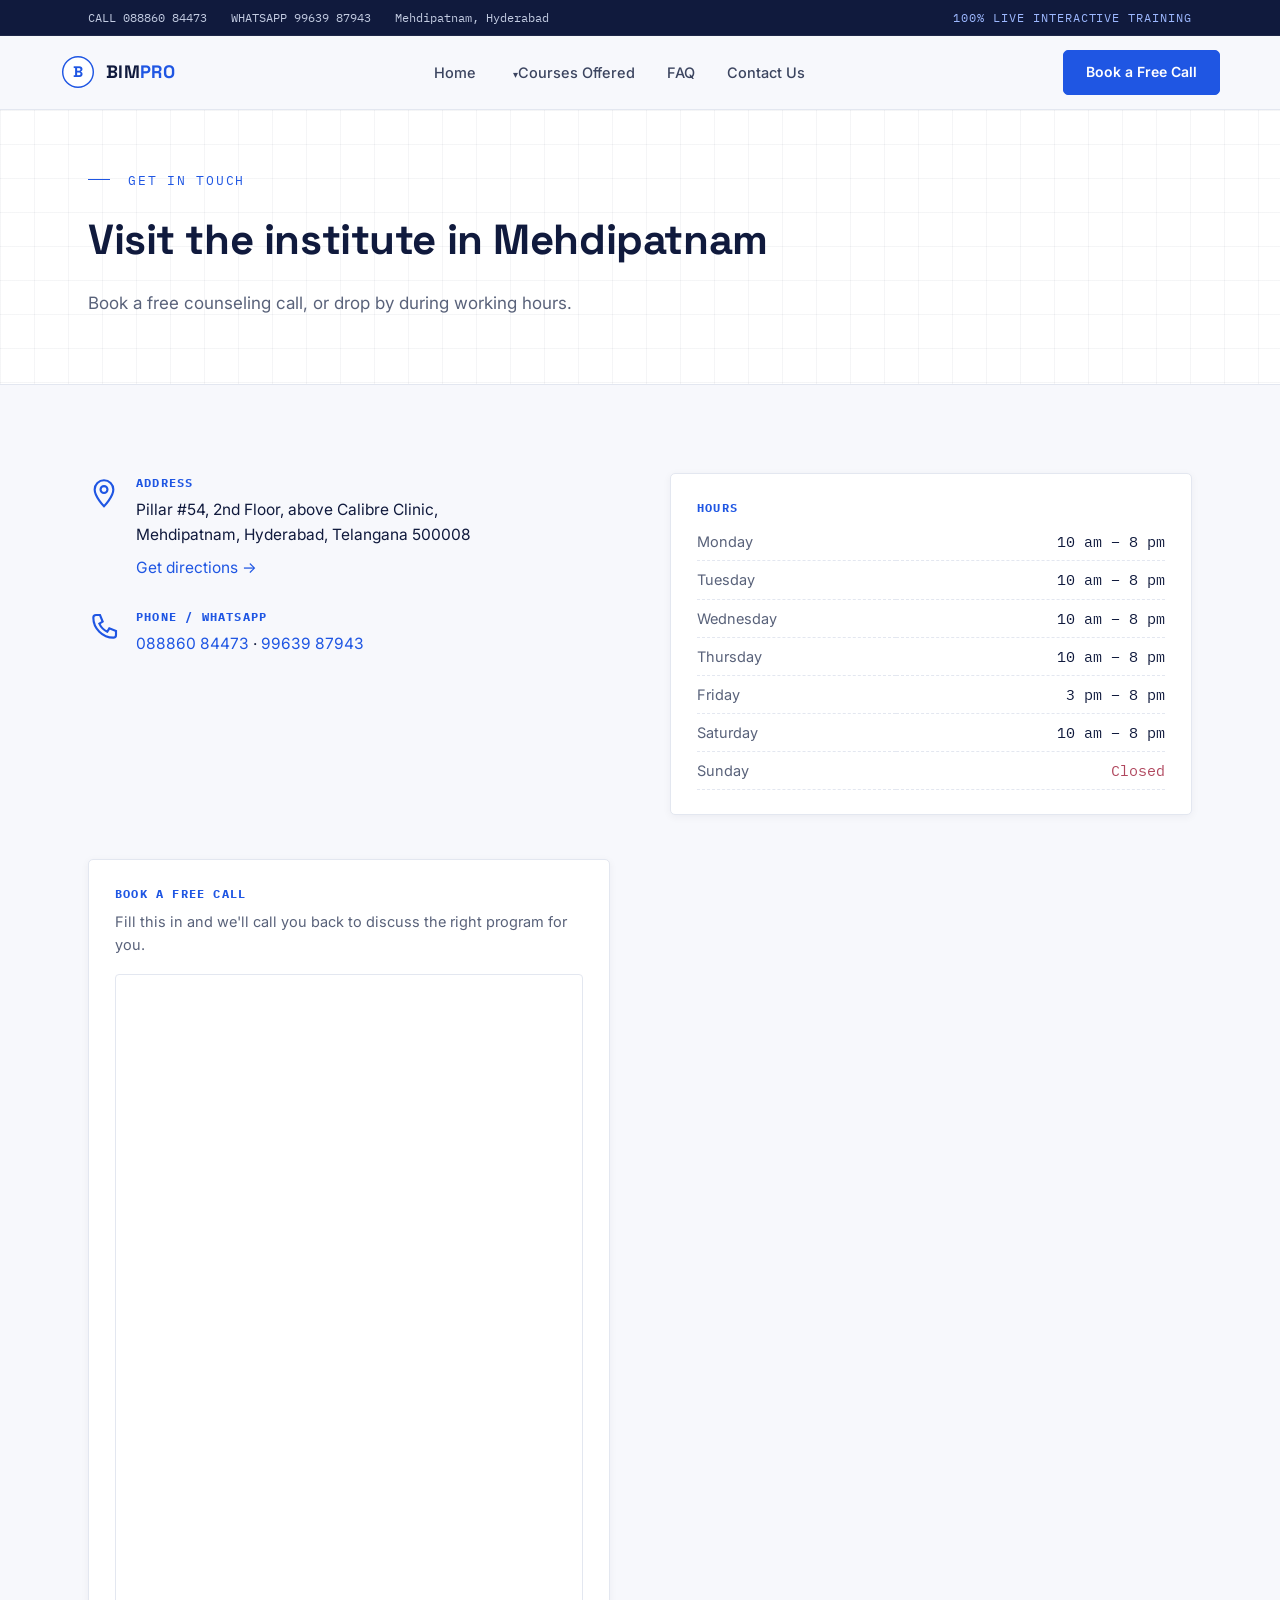
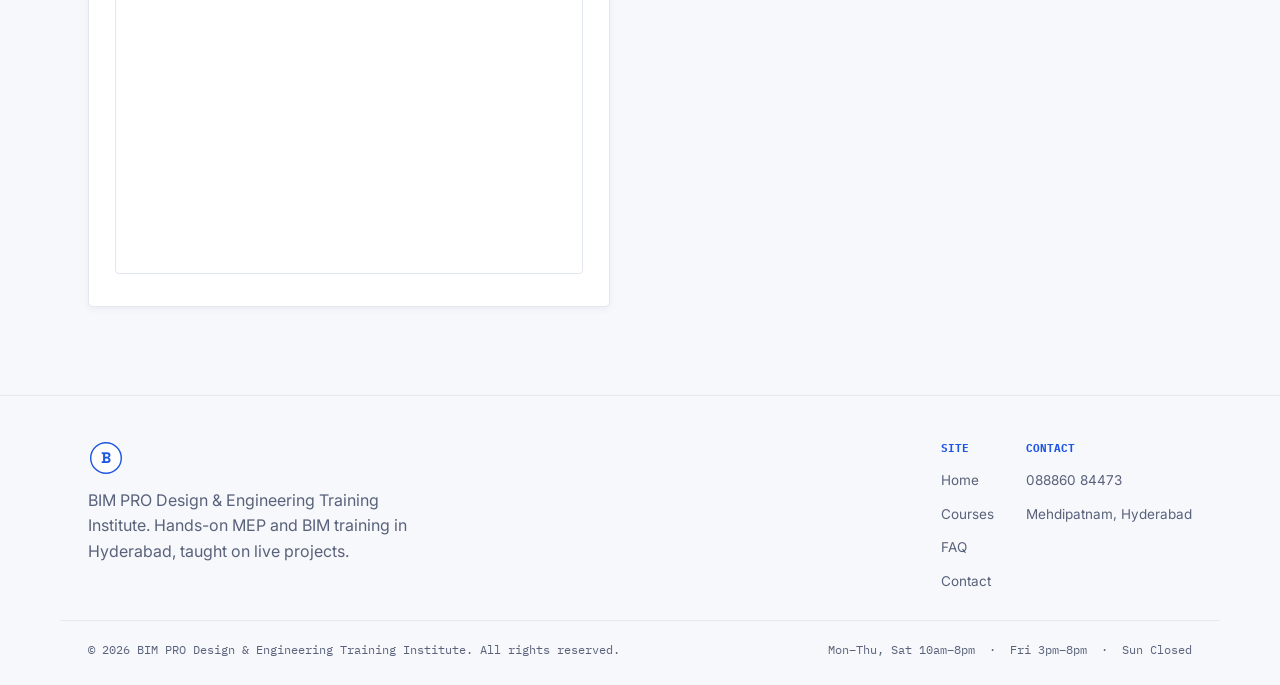
<file: contact.html>
<!DOCTYPE html>
<html lang="en">
<head>
  <meta charset="UTF-8">
  <meta name="viewport" content="width=device-width, initial-scale=1.0">
  <title>Contact — BIM PRO Design & Engineering Training Institute</title>
  <meta name="description" content="Get in touch with BIM PRO Design & Engineering Training Institute in Mehdipatnam, Hyderabad.">
  <link rel="stylesheet" href="assets/style.css">
</head>
<body>
  <div class="util-bar">
    <div class="wrap">
      <div class="util-left">
        <span class="util-item"><a href="tel:+918886084473">CALL 088860 84473</a></span>
        <span class="util-item"><a href="https://wa.me/919963987943" target="_blank" rel="noopener">WHATSAPP 99639 87943</a></span>
        <span class="util-item">Mehdipatnam, Hyderabad</span>
      </div>
      <div class="util-right"><span class="util-status">100% LIVE INTERACTIVE TRAINING</span></div>
    </div>
  </div>

  <nav class="site-nav">
    <div class="wrap nav-row">
      <a href="index.html" class="brand">
        <svg class="logo-mark" viewBox="0 0 40 40" fill="none" xmlns="http://www.w3.org/2000/svg" role="img" aria-label="BIM PRO logo">
          <circle cx="20" cy="20" r="17" fill="#fff" stroke="#1F56E3" stroke-width="1.6"/>
          <text x="20" y="26" text-anchor="middle" font-family="Space Grotesk, sans-serif" font-weight="700" font-size="17" fill="#1F56E3">B</text>
        </svg>
        <span class="brand-name">BIM<span>PRO</span></span>
      </a>
      <button class="nav-toggle-btn" aria-label="Toggle menu"><span></span><span></span><span></span></button>
      <ul class="nav-links">
        <li><a href="index.html">Home</a></li>
        <li class="has-dropdown">
          <a href="courses.html">Courses Offered</a>
          <ul class="dropdown">
            <li><a href="course-master.html">Integrated MEP &amp; BIM Master Program</a></li>
            <li><a href="course-hvac.html">HVAC Design &amp; BIM Modeling</a></li>
            <li><a href="course-electrical.html">Electrical Systems &amp; BIM Modeling</a></li>
            <li><a href="course-fire-phe.html">Firefighting &amp; Plumbing</a></li>
          </ul>
        </li>
        <li><a href="faq.html">FAQ</a></li>
        <li><a href="contact.html" aria-current="page">Contact Us</a></li>
      </ul>
      <a href="contact.html" class="nav-cta">Book a Free Call</a>
    </div>
  </nav>

  <header class="page-banner grid-bg">
    <div class="wrap">
      <div class="eyebrow">Get in touch</div>
      <h1>Visit the institute in Mehdipatnam</h1>
      <p class="lede">Book a free counseling call, or drop by during working hours.</p>
    </div>
  </header>

  <section class="contact">
    <div class="wrap">
      <div class="contact-info">
        <div class="info-row">
          <svg class="info-icon" viewBox="0 0 24 24" fill="none" xmlns="http://www.w3.org/2000/svg" aria-hidden="true">
            <path d="M12 22s7-7.2 7-12.6A7 7 0 1 0 5 9.4C5 14.8 12 22 12 22Z" stroke="#1F56E3" stroke-width="1.6"/>
            <circle cx="12" cy="9.4" r="2.6" stroke="#1F56E3" stroke-width="1.6"/>
          </svg>
          <div>
            <h4>Address</h4>
            <p>Pillar #54, 2nd Floor, above Calibre Clinic,<br>Mehdipatnam, Hyderabad, Telangana 500008</p>
            <p style="margin-top:8px;"><a href="https://www.google.com/maps/search/?api=1&query=Pillar%2354%2C%202nd%20Floor%2C%20above%20Calibre%20Clinic%2C%20Mehdipatnam%2C%20Hyderabad%2C%20Telangana%20500008" target="_blank" rel="noopener">Get directions &rarr;</a></p>
          </div>
        </div>
        <div class="info-row">
          <svg class="info-icon" viewBox="0 0 24 24" fill="none" xmlns="http://www.w3.org/2000/svg" aria-hidden="true">
            <path d="M6 3h3l2 5-2.5 1.5a12 12 0 0 0 6 6L16 13l5 2v3a2 2 0 0 1-2 2C11 20 4 13 4 5a2 2 0 0 1 2-2Z" stroke="#1F56E3" stroke-width="1.6"/>
          </svg>
          <div>
            <h4>Phone / WhatsApp</h4>
            <p><a href="tel:+918886084473">088860 84473</a> &middot; <a href="https://wa.me/919963987943" target="_blank" rel="noopener">99639 87943</a></p>
          </div>
        </div>
      </div>
      <div class="hours-stamp">
        <h4>Hours</h4>
        <table class="hours-table">
          <tr><td>Monday</td><td>10 am &ndash; 8 pm</td></tr>
          <tr><td>Tuesday</td><td>10 am &ndash; 8 pm</td></tr>
          <tr><td>Wednesday</td><td>10 am &ndash; 8 pm</td></tr>
          <tr><td>Thursday</td><td>10 am &ndash; 8 pm</td></tr>
          <tr><td>Friday</td><td>3 pm &ndash; 8 pm</td></tr>
          <tr><td>Saturday</td><td>10 am &ndash; 8 pm</td></tr>
          <tr><td>Sunday</td><td class="closed">Closed</td></tr>
        </table>
      </div>
    </div>

    <div class="wrap" style="margin-top:44px;">
      <div class="hours-stamp" style="max-width:640px;">
        <h4>Book a Free Call</h4>
        <p style="color:var(--body); font-size:14.5px; margin:0 0 18px;">Fill this in and we'll call you back to discuss the right program for you.</p>
        <iframe src="https://docs.google.com/forms/d/e/1FAIpQLSeT_4kfk5zVS9LHw-jJ2iWanNycCL5GW2NcBA1p_OaTHb7-xw/viewform?embedded=true" style="width:100%; min-height:900px; border:1px solid var(--border); border-radius:4px; background:#ffffff;" loading="lazy">Loading&hellip;</iframe>
      </div>
    </div>
  </section>

  <footer>
    <div class="wrap footer-top">
      <div class="footer-brand">
        <svg class="logo-mark" viewBox="0 0 40 40" fill="none" xmlns="http://www.w3.org/2000/svg" aria-hidden="true">
          <circle cx="20" cy="20" r="17" fill="#fff" stroke="#1F56E3" stroke-width="1.6"/>
          <text x="20" y="26" text-anchor="middle" font-family="Space Grotesk, sans-serif" font-weight="700" font-size="17" fill="#1F56E3">B</text>
        </svg>
        <span>BIM PRO Design &amp; Engineering Training Institute. Hands-on MEP and BIM training in Hyderabad, taught on live projects.</span>
      </div>
      <div class="footer-links">
        <div>
          <h5>Site</h5>
          <ul>
            <li><a href="index.html">Home</a></li>
            <li><a href="courses.html">Courses</a></li>
            <li><a href="faq.html">FAQ</a></li>
            <li><a href="contact.html">Contact</a></li>
          </ul>
        </div>
        <div>
          <h5>Contact</h5>
          <ul>
            <li><a href="tel:+918886084473">088860 84473</a></li>
            <li><a href="https://www.google.com/maps/search/?api=1&query=Pillar%2354%2C%202nd%20Floor%2C%20above%20Calibre%20Clinic%2C%20Mehdipatnam%2C%20Hyderabad%2C%20Telangana%20500008" target="_blank" rel="noopener">Mehdipatnam, Hyderabad</a></li>
          </ul>
        </div>
      </div>
    </div>
    <div class="wrap footer-bottom">
      <span class="foot-note">&copy; 2026 BIM PRO Design &amp; Engineering Training Institute. All rights reserved.</span>
      <span class="foot-note">Mon&ndash;Thu, Sat 10am&ndash;8pm &nbsp;&middot;&nbsp; Fri 3pm&ndash;8pm &nbsp;&middot;&nbsp; Sun Closed</span>
    </div>
  </footer>

  <script src="assets/script.js"></script>
</body>
</html>
</file>
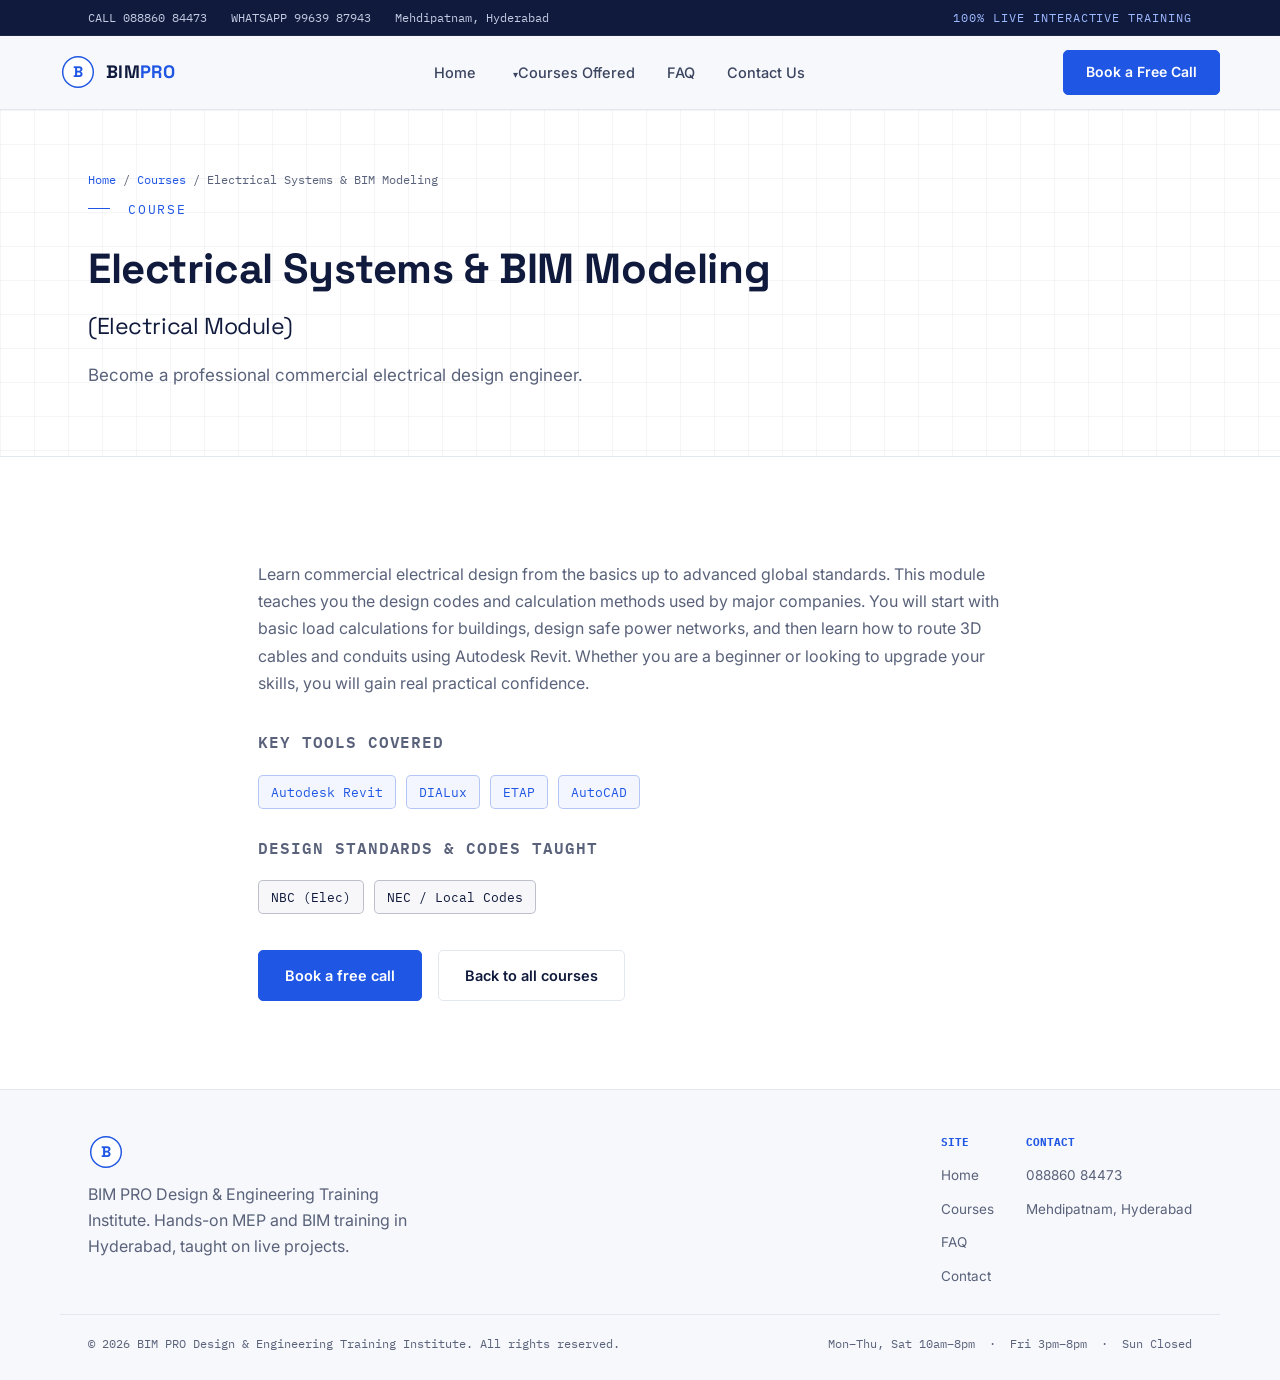
<file: course-electrical.html>
<!DOCTYPE html>
<html lang="en">
<head>
  <meta charset="UTF-8">
  <meta name="viewport" content="width=device-width, initial-scale=1.0">
  <title>Electrical Systems & BIM Modeling — BIM PRO Design & Engineering Training Institute</title>
  <meta name="description" content="Become a professional commercial electrical design engineer.">
  <link rel="stylesheet" href="assets/style.css">
</head>
<body>
  <div class="util-bar">
    <div class="wrap">
      <div class="util-left">
        <span class="util-item"><a href="tel:+918886084473">CALL 088860 84473</a></span>
        <span class="util-item"><a href="https://wa.me/919963987943" target="_blank" rel="noopener">WHATSAPP 99639 87943</a></span>
        <span class="util-item">Mehdipatnam, Hyderabad</span>
      </div>
      <div class="util-right"><span class="util-status">100% LIVE INTERACTIVE TRAINING</span></div>
    </div>
  </div>

  <nav class="site-nav">
    <div class="wrap nav-row">
      <a href="index.html" class="brand">
        <svg class="logo-mark" viewBox="0 0 40 40" fill="none" xmlns="http://www.w3.org/2000/svg" role="img" aria-label="BIM PRO logo">
          <circle cx="20" cy="20" r="17" fill="#fff" stroke="#1F56E3" stroke-width="1.6"/>
          <text x="20" y="26" text-anchor="middle" font-family="Space Grotesk, sans-serif" font-weight="700" font-size="17" fill="#1F56E3">B</text>
        </svg>
        <span class="brand-name">BIM<span>PRO</span></span>
      </a>
      <button class="nav-toggle-btn" aria-label="Toggle menu"><span></span><span></span><span></span></button>
      <ul class="nav-links">
        <li><a href="index.html">Home</a></li>
        <li class="has-dropdown">
          <a href="courses.html" aria-current="page">Courses Offered</a>
          <ul class="dropdown">
            <li><a href="course-master.html">Integrated MEP &amp; BIM Master Program</a></li>
            <li><a href="course-hvac.html">HVAC Design &amp; BIM Modeling</a></li>
            <li><a href="course-electrical.html">Electrical Systems &amp; BIM Modeling</a></li>
            <li><a href="course-fire-phe.html">Firefighting &amp; Plumbing</a></li>
          </ul>
        </li>
        <li><a href="faq.html">FAQ</a></li>
        <li><a href="contact.html">Contact Us</a></li>
      </ul>
      <a href="contact.html" class="nav-cta">Book a Free Call</a>
    </div>
  </nav>

  <header class="page-banner grid-bg">
    <div class="wrap">
      <div class="breadcrumb"><a href="index.html">Home</a> / <a href="courses.html">Courses</a> / Electrical Systems &amp; BIM Modeling</div>
      <div class="eyebrow">Course</div>
      <h1>Electrical Systems &amp; BIM Modeling <span style="color:var(--line-dim); font-weight:400; font-size:0.55em; display:block; margin-top:6px;">(Electrical Module)</span></h1>
      <p class="lede">Become a professional commercial electrical design engineer.</p>
    </div>
  </header>

  <section>
    <div class="wrap" style="max-width:820px;">
      <p style="color:var(--line-dim); font-size:16px; line-height:1.7;">Learn commercial electrical design from the basics up to advanced global standards. This module teaches you the design codes and calculation methods used by major companies. You will start with basic load calculations for buildings, design safe power networks, and then learn how to route 3D cables and conduits using Autodesk Revit. Whether you are a beginner or looking to upgrade your skills, you will gain real practical confidence.</p>

      <h3 style="color:var(--line); font-size:16px; margin-top:32px; margin-bottom:10px; font-family:var(--font-mono); letter-spacing:0.06em; text-transform:uppercase; font-weight:600;">Key Tools Covered</h3>
      <div class="about-disciplines"><span class="chip">Autodesk Revit</span><span class="chip">DIALux</span><span class="chip">ETAP</span><span class="chip">AutoCAD</span></div>

      <h3 style="color:var(--line); font-size:16px; margin-top:26px; margin-bottom:10px; font-family:var(--font-mono); letter-spacing:0.06em; text-transform:uppercase; font-weight:600;">Design Standards &amp; Codes Taught</h3>
      <div class="about-disciplines"><span class="chip" style="border-color:rgba(16,26,61,0.25); color:var(--navy); background:rgba(16,26,61,0.03);">NBC (Elec)</span><span class="chip" style="border-color:rgba(16,26,61,0.25); color:var(--navy); background:rgba(16,26,61,0.03);">NEC / Local Codes</span></div>

      <div class="btn-row" style="margin-top:36px;">
        <a href="contact.html" class="btn btn-primary">Book a free call</a>
        <a href="courses.html" class="btn btn-ghost">Back to all courses</a>
      </div>
    </div>
  </section>

  <footer>
    <div class="wrap footer-top">
      <div class="footer-brand">
        <svg class="logo-mark" viewBox="0 0 40 40" fill="none" xmlns="http://www.w3.org/2000/svg" aria-hidden="true">
          <circle cx="20" cy="20" r="17" fill="#fff" stroke="#1F56E3" stroke-width="1.6"/>
          <text x="20" y="26" text-anchor="middle" font-family="Space Grotesk, sans-serif" font-weight="700" font-size="17" fill="#1F56E3">B</text>
        </svg>
        <span>BIM PRO Design &amp; Engineering Training Institute. Hands-on MEP and BIM training in Hyderabad, taught on live projects.</span>
      </div>
      <div class="footer-links">
        <div>
          <h5>Site</h5>
          <ul>
            <li><a href="index.html">Home</a></li>
            <li><a href="courses.html">Courses</a></li>
            <li><a href="faq.html">FAQ</a></li>
            <li><a href="contact.html">Contact</a></li>
          </ul>
        </div>
        <div>
          <h5>Contact</h5>
          <ul>
            <li><a href="tel:+918886084473">088860 84473</a></li>
            <li><a href="https://www.google.com/maps/search/?api=1&query=Pillar%2354%2C%202nd%20Floor%2C%20above%20Calibre%20Clinic%2C%20Mehdipatnam%2C%20Hyderabad%2C%20Telangana%20500008" target="_blank" rel="noopener">Mehdipatnam, Hyderabad</a></li>
          </ul>
        </div>
      </div>
    </div>
    <div class="wrap footer-bottom">
      <span class="foot-note">&copy; 2026 BIM PRO Design &amp; Engineering Training Institute. All rights reserved.</span>
      <span class="foot-note">Mon&ndash;Thu, Sat 10am&ndash;8pm &nbsp;&middot;&nbsp; Fri 3pm&ndash;8pm &nbsp;&middot;&nbsp; Sun Closed</span>
    </div>
  </footer>

  <script src="assets/script.js"></script>
</body>
</html>
</file>
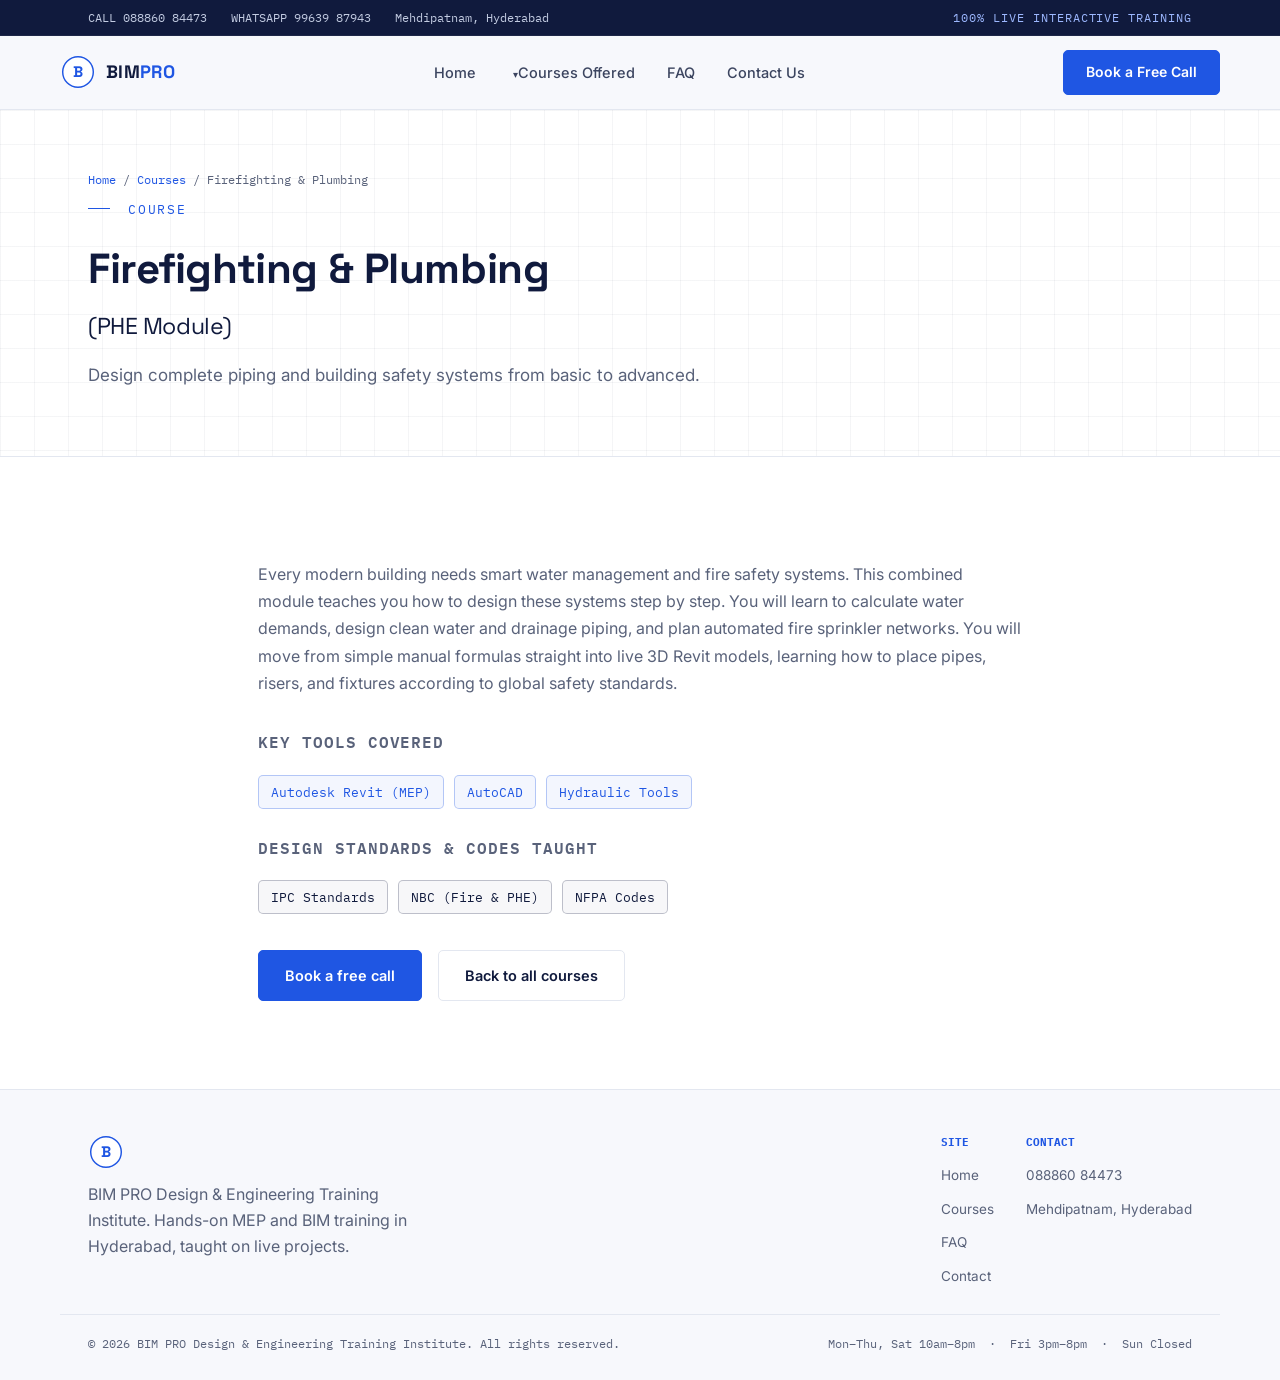
<file: course-fire-phe.html>
<!DOCTYPE html>
<html lang="en">
<head>
  <meta charset="UTF-8">
  <meta name="viewport" content="width=device-width, initial-scale=1.0">
  <title>Firefightin & Plumbing — BIM PRO Design & Engineering Training Institute</title>
  <meta name="description" content="Design complete piping and building safety systems from basic to advanced.">
  <link rel="stylesheet" href="assets/style.css">
</head>
<body>
  <div class="util-bar">
    <div class="wrap">
      <div class="util-left">
        <span class="util-item"><a href="tel:+918886084473">CALL 088860 84473</a></span>
        <span class="util-item"><a href="https://wa.me/919963987943" target="_blank" rel="noopener">WHATSAPP 99639 87943</a></span>
        <span class="util-item">Mehdipatnam, Hyderabad</span>
      </div>
      <div class="util-right"><span class="util-status">100% LIVE INTERACTIVE TRAINING</span></div>
    </div>
  </div>

  <nav class="site-nav">
    <div class="wrap nav-row">
      <a href="index.html" class="brand">
        <svg class="logo-mark" viewBox="0 0 40 40" fill="none" xmlns="http://www.w3.org/2000/svg" role="img" aria-label="BIM PRO logo">
          <circle cx="20" cy="20" r="17" fill="#fff" stroke="#1F56E3" stroke-width="1.6"/>
          <text x="20" y="26" text-anchor="middle" font-family="Space Grotesk, sans-serif" font-weight="700" font-size="17" fill="#1F56E3">B</text>
        </svg>
        <span class="brand-name">BIM<span>PRO</span></span>
      </a>
      <button class="nav-toggle-btn" aria-label="Toggle menu"><span></span><span></span><span></span></button>
      <ul class="nav-links">
        <li><a href="index.html">Home</a></li>
        <li class="has-dropdown">
          <a href="courses.html" aria-current="page">Courses Offered</a>
          <ul class="dropdown">
            <li><a href="course-master.html">Integrated MEP &amp; BIM Master Program</a></li>
            <li><a href="course-hvac.html">HVAC Design &amp; BIM Modeling</a></li>
            <li><a href="course-electrical.html">Electrical Systems &amp; BIM Modeling</a></li>
            <li><a href="course-fire-phe.html">Firefighting &amp; Plumbing</a></li>
          </ul>
        </li>
        <li><a href="faq.html">FAQ</a></li>
        <li><a href="contact.html">Contact Us</a></li>
      </ul>
      <a href="contact.html" class="nav-cta">Book a Free Call</a>
    </div>
  </nav>

  <header class="page-banner grid-bg">
    <div class="wrap">
      <div class="breadcrumb"><a href="index.html">Home</a> / <a href="courses.html">Courses</a> / Firefighting &amp; Plumbing</div>
      <div class="eyebrow">Course</div>
      <h1>Firefighting &amp; Plumbing <span style="color:var(--line-dim); font-weight:400; font-size:0.55em; display:block; margin-top:6px;">(PHE Module)</span></h1>
      <p class="lede">Design complete piping and building safety systems from basic to advanced.</p>
    </div>
  </header>

  <section>
    <div class="wrap" style="max-width:820px;">
      <p style="color:var(--line-dim); font-size:16px; line-height:1.7;">Every modern building needs smart water management and fire safety systems. This combined module teaches you how to design these systems step by step. You will learn to calculate water demands, design clean water and drainage piping, and plan automated fire sprinkler networks. You will move from simple manual formulas straight into live 3D Revit models, learning how to place pipes, risers, and fixtures according to global safety standards.</p>

      <h3 style="color:var(--line); font-size:16px; margin-top:32px; margin-bottom:10px; font-family:var(--font-mono); letter-spacing:0.06em; text-transform:uppercase; font-weight:600;">Key Tools Covered</h3>
      <div class="about-disciplines"><span class="chip">Autodesk Revit (MEP)</span><span class="chip">AutoCAD</span><span class="chip">Hydraulic Tools</span></div>

      <h3 style="color:var(--line); font-size:16px; margin-top:26px; margin-bottom:10px; font-family:var(--font-mono); letter-spacing:0.06em; text-transform:uppercase; font-weight:600;">Design Standards &amp; Codes Taught</h3>
      <div class="about-disciplines"><span class="chip" style="border-color:rgba(16,26,61,0.25); color:var(--navy); background:rgba(16,26,61,0.03);">IPC Standards</span><span class="chip" style="border-color:rgba(16,26,61,0.25); color:var(--navy); background:rgba(16,26,61,0.03);">NBC (Fire &amp; PHE)</span><span class="chip" style="border-color:rgba(16,26,61,0.25); color:var(--navy); background:rgba(16,26,61,0.03);">NFPA Codes</span></div>

      <div class="btn-row" style="margin-top:36px;">
        <a href="contact.html" class="btn btn-primary">Book a free call</a>
        <a href="courses.html" class="btn btn-ghost">Back to all courses</a>
      </div>
    </div>
  </section>

  <footer>
    <div class="wrap footer-top">
      <div class="footer-brand">
        <svg class="logo-mark" viewBox="0 0 40 40" fill="none" xmlns="http://www.w3.org/2000/svg" aria-hidden="true">
          <circle cx="20" cy="20" r="17" fill="#fff" stroke="#1F56E3" stroke-width="1.6"/>
          <text x="20" y="26" text-anchor="middle" font-family="Space Grotesk, sans-serif" font-weight="700" font-size="17" fill="#1F56E3">B</text>
        </svg>
        <span>BIM PRO Design &amp; Engineering Training Institute. Hands-on MEP and BIM training in Hyderabad, taught on live projects.</span>
      </div>
      <div class="footer-links">
        <div>
          <h5>Site</h5>
          <ul>
            <li><a href="index.html">Home</a></li>
            <li><a href="courses.html">Courses</a></li>
            <li><a href="faq.html">FAQ</a></li>
            <li><a href="contact.html">Contact</a></li>
          </ul>
        </div>
        <div>
          <h5>Contact</h5>
          <ul>
            <li><a href="tel:+918886084473">088860 84473</a></li>
            <li><a href="https://www.google.com/maps/search/?api=1&query=Pillar%2354%2C%202nd%20Floor%2C%20above%20Calibre%20Clinic%2C%20Mehdipatnam%2C%20Hyderabad%2C%20Telangana%20500008" target="_blank" rel="noopener">Mehdipatnam, Hyderabad</a></li>
          </ul>
        </div>
      </div>
    </div>
    <div class="wrap footer-bottom">
      <span class="foot-note">&copy; 2026 BIM PRO Design &amp; Engineering Training Institute. All rights reserved.</span>
      <span class="foot-note">Mon&ndash;Thu, Sat 10am&ndash;8pm &nbsp;&middot;&nbsp; Fri 3pm&ndash;8pm &nbsp;&middot;&nbsp; Sun Closed</span>
    </div>
  </footer>

  <script src="assets/script.js"></script>
</body>
</html>
</file>
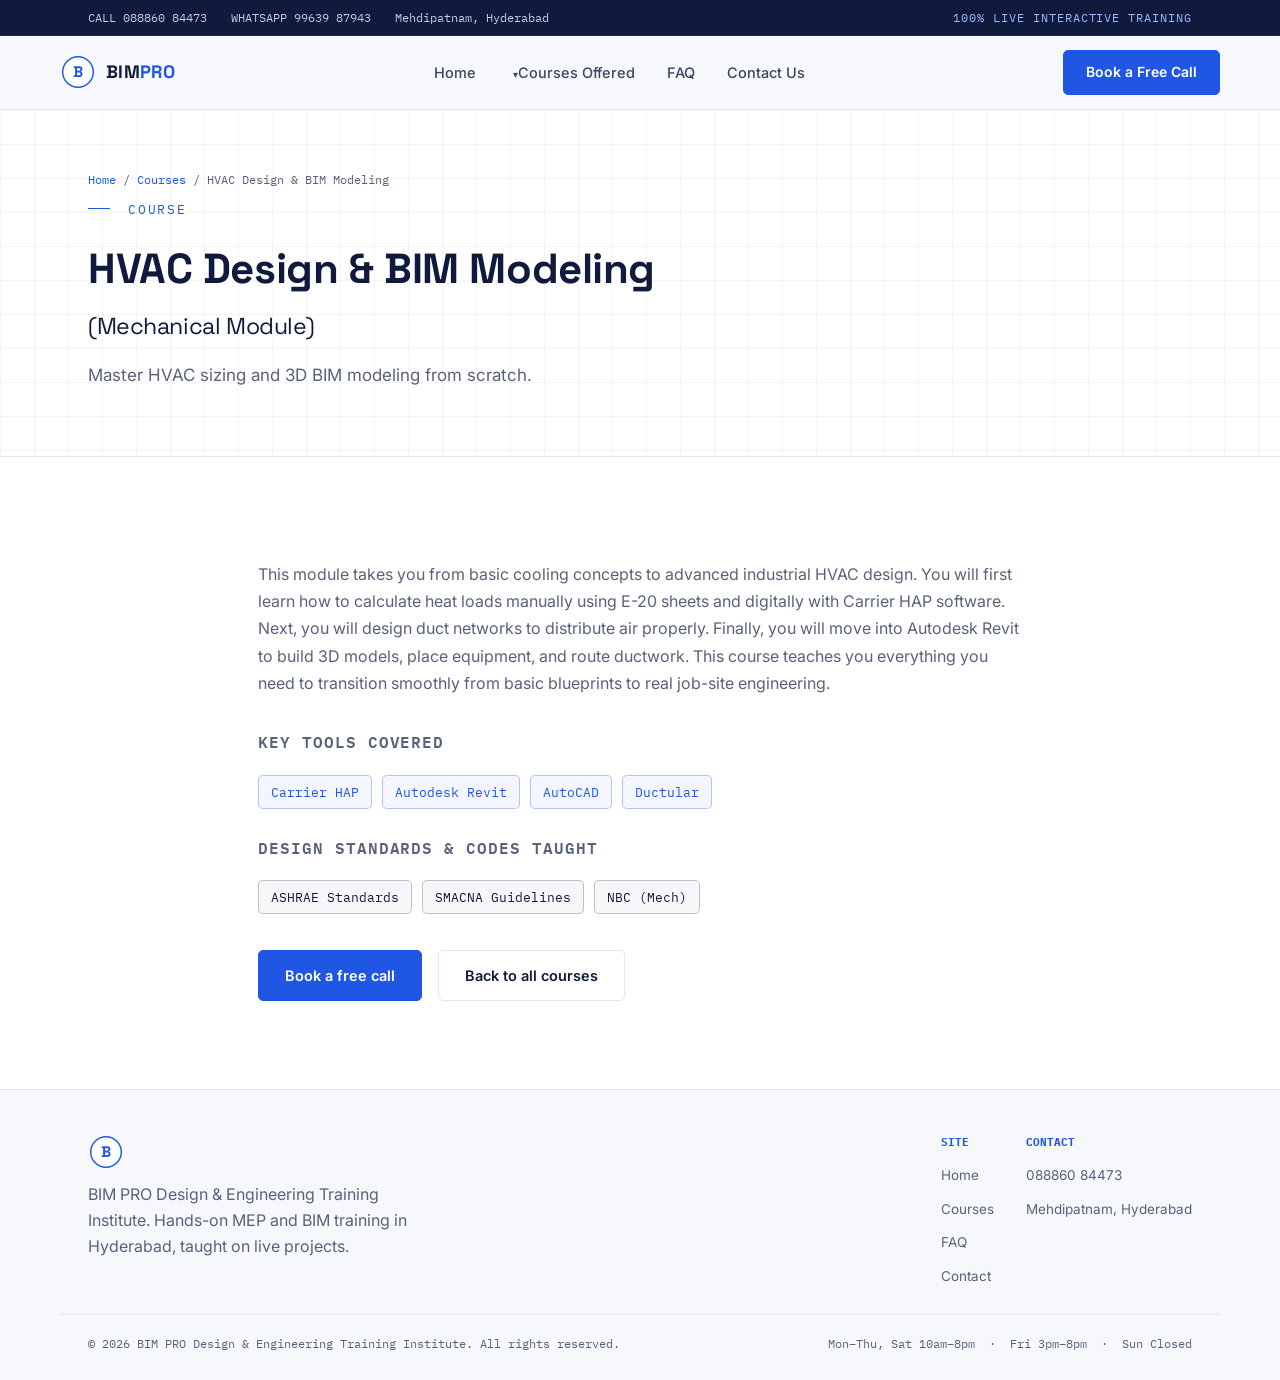
<file: course-hvac.html>
<!DOCTYPE html>
<html lang="en">
<head>
  <meta charset="UTF-8">
  <meta name="viewport" content="width=device-width, initial-scale=1.0">
  <title>HVAC Design & BIM Modeling — BIM PRO Design & Engineering Training Institute</title>
  <meta name="description" content="Master HVAC sizing and 3D BIM modeling from scratch.">
  <link rel="stylesheet" href="assets/style.css">
</head>
<body>
  <div class="util-bar">
    <div class="wrap">
      <div class="util-left">
        <span class="util-item"><a href="tel:+918886084473">CALL 088860 84473</a></span>
        <span class="util-item"><a href="https://wa.me/919963987943" target="_blank" rel="noopener">WHATSAPP 99639 87943</a></span>
        <span class="util-item">Mehdipatnam, Hyderabad</span>
      </div>
      <div class="util-right"><span class="util-status">100% LIVE INTERACTIVE TRAINING</span></div>
    </div>
  </div>

  <nav class="site-nav">
    <div class="wrap nav-row">
      <a href="index.html" class="brand">
        <svg class="logo-mark" viewBox="0 0 40 40" fill="none" xmlns="http://www.w3.org/2000/svg" role="img" aria-label="BIM PRO logo">
          <circle cx="20" cy="20" r="17" fill="#fff" stroke="#1F56E3" stroke-width="1.6"/>
          <text x="20" y="26" text-anchor="middle" font-family="Space Grotesk, sans-serif" font-weight="700" font-size="17" fill="#1F56E3">B</text>
        </svg>
        <span class="brand-name">BIM<span>PRO</span></span>
      </a>
      <button class="nav-toggle-btn" aria-label="Toggle menu"><span></span><span></span><span></span></button>
      <ul class="nav-links">
        <li><a href="index.html">Home</a></li>
        <li class="has-dropdown">
          <a href="courses.html" aria-current="page">Courses Offered</a>
          <ul class="dropdown">
            <li><a href="course-master.html">Integrated MEP &amp; BIM Master Program</a></li>
            <li><a href="course-hvac.html">HVAC Design &amp; BIM Modeling</a></li>
            <li><a href="course-electrical.html">Electrical Systems &amp; BIM Modeling</a></li>
            <li><a href="course-fire-phe.html">Firefighting &amp; Plumbing</a></li>
          </ul>
        </li>
        <li><a href="faq.html">FAQ</a></li>
        <li><a href="contact.html">Contact Us</a></li>
      </ul>
      <a href="contact.html" class="nav-cta">Book a Free Call</a>
    </div>
  </nav>

  <header class="page-banner grid-bg">
    <div class="wrap">
      <div class="breadcrumb"><a href="index.html">Home</a> / <a href="courses.html">Courses</a> / HVAC Design &amp; BIM Modeling</div>
      <div class="eyebrow">Course</div>
      <h1>HVAC Design &amp; BIM Modeling <span style="color:var(--line-dim); font-weight:400; font-size:0.55em; display:block; margin-top:6px;">(Mechanical Module)</span></h1>
      <p class="lede">Master HVAC sizing and 3D BIM modeling from scratch.</p>
    </div>
  </header>

  <section>
    <div class="wrap" style="max-width:820px;">
      <p style="color:var(--line-dim); font-size:16px; line-height:1.7;">This module takes you from basic cooling concepts to advanced industrial HVAC design. You will first learn how to calculate heat loads manually using E-20 sheets and digitally with Carrier HAP software. Next, you will design duct networks to distribute air properly. Finally, you will move into Autodesk Revit to build 3D models, place equipment, and route ductwork. This course teaches you everything you need to transition smoothly from basic blueprints to real job-site engineering.</p>

      <h3 style="color:var(--line); font-size:16px; margin-top:32px; margin-bottom:10px; font-family:var(--font-mono); letter-spacing:0.06em; text-transform:uppercase; font-weight:600;">Key Tools Covered</h3>
      <div class="about-disciplines"><span class="chip">Carrier HAP</span><span class="chip">Autodesk Revit</span><span class="chip">AutoCAD</span><span class="chip">Ductular</span></div>

      <h3 style="color:var(--line); font-size:16px; margin-top:26px; margin-bottom:10px; font-family:var(--font-mono); letter-spacing:0.06em; text-transform:uppercase; font-weight:600;">Design Standards &amp; Codes Taught</h3>
      <div class="about-disciplines"><span class="chip" style="border-color:rgba(16,26,61,0.25); color:var(--navy); background:rgba(16,26,61,0.03);">ASHRAE Standards</span><span class="chip" style="border-color:rgba(16,26,61,0.25); color:var(--navy); background:rgba(16,26,61,0.03);">SMACNA Guidelines</span><span class="chip" style="border-color:rgba(16,26,61,0.25); color:var(--navy); background:rgba(16,26,61,0.03);">NBC (Mech)</span></div>

      <div class="btn-row" style="margin-top:36px;">
        <a href="contact.html" class="btn btn-primary">Book a free call</a>
        <a href="courses.html" class="btn btn-ghost">Back to all courses</a>
      </div>
    </div>
  </section>

  <footer>
    <div class="wrap footer-top">
      <div class="footer-brand">
        <svg class="logo-mark" viewBox="0 0 40 40" fill="none" xmlns="http://www.w3.org/2000/svg" aria-hidden="true">
          <circle cx="20" cy="20" r="17" fill="#fff" stroke="#1F56E3" stroke-width="1.6"/>
          <text x="20" y="26" text-anchor="middle" font-family="Space Grotesk, sans-serif" font-weight="700" font-size="17" fill="#1F56E3">B</text>
        </svg>
        <span>BIM PRO Design &amp; Engineering Training Institute. Hands-on MEP and BIM training in Hyderabad, taught on live projects.</span>
      </div>
      <div class="footer-links">
        <div>
          <h5>Site</h5>
          <ul>
            <li><a href="index.html">Home</a></li>
            <li><a href="courses.html">Courses</a></li>
            <li><a href="faq.html">FAQ</a></li>
            <li><a href="contact.html">Contact</a></li>
          </ul>
        </div>
        <div>
          <h5>Contact</h5>
          <ul>
            <li><a href="tel:+918886084473">088860 84473</a></li>
            <li><a href="https://www.google.com/maps/search/?api=1&query=Pillar%2354%2C%202nd%20Floor%2C%20above%20Calibre%20Clinic%2C%20Mehdipatnam%2C%20Hyderabad%2C%20Telangana%20500008" target="_blank" rel="noopener">Mehdipatnam, Hyderabad</a></li>
          </ul>
        </div>
      </div>
    </div>
    <div class="wrap footer-bottom">
      <span class="foot-note">&copy; 2026 BIM PRO Design &amp; Engineering Training Institute. All rights reserved.</span>
      <span class="foot-note">Mon&ndash;Thu, Sat 10am&ndash;8pm &nbsp;&middot;&nbsp; Fri 3pm&ndash;8pm &nbsp;&middot;&nbsp; Sun Closed</span>
    </div>
  </footer>

  <script src="assets/script.js"></script>
</body>
</html>
</file>
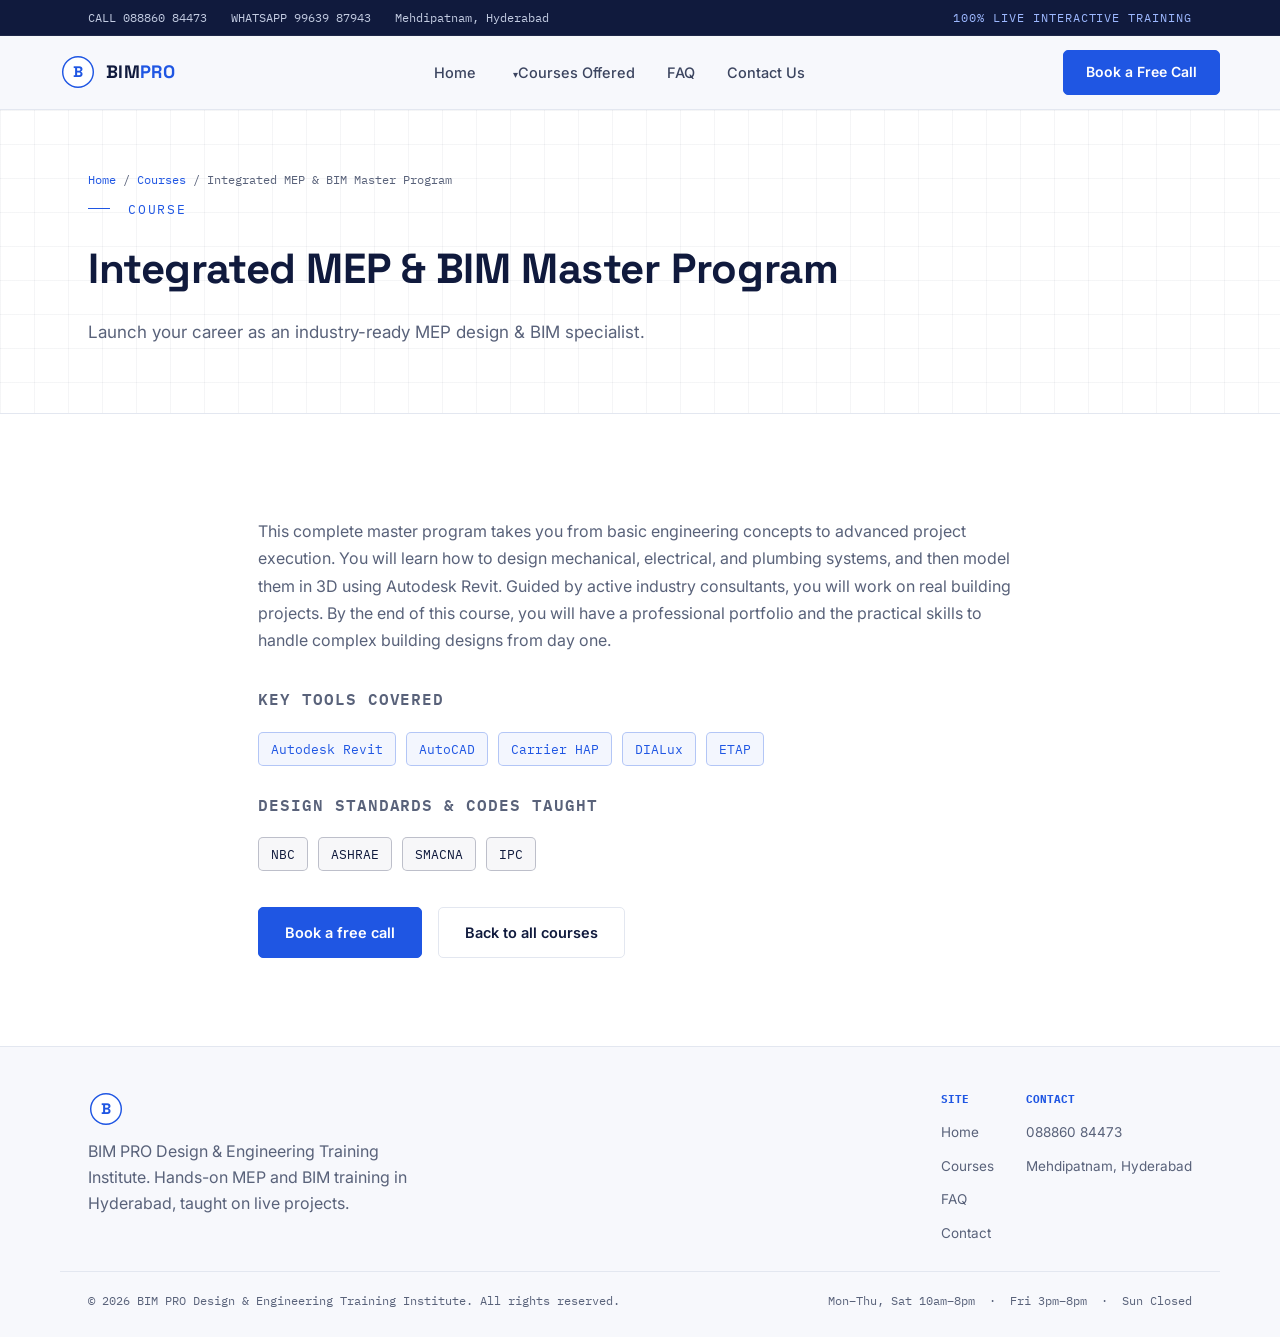
<file: course-master.html>
<!DOCTYPE html>
<html lang="en">
<head>
  <meta charset="UTF-8">
  <meta name="viewport" content="width=device-width, initial-scale=1.0">
  <title>Integrated MEP & BIM Master Program — BIM PRO Design & Engineering Training Institute</title>
  <meta name="description" content="Launch your career as an industry-ready MEP design & BIM specialist.">
  <link rel="stylesheet" href="assets/style.css">
</head>
<body>
  <div class="util-bar">
    <div class="wrap">
      <div class="util-left">
        <span class="util-item"><a href="tel:+918886084473">CALL 088860 84473</a></span>
        <span class="util-item"><a href="https://wa.me/919963987943" target="_blank" rel="noopener">WHATSAPP 99639 87943</a></span>
        <span class="util-item">Mehdipatnam, Hyderabad</span>
      </div>
      <div class="util-right"><span class="util-status">100% LIVE INTERACTIVE TRAINING</span></div>
    </div>
  </div>

  <nav class="site-nav">
    <div class="wrap nav-row">
      <a href="index.html" class="brand">
        <svg class="logo-mark" viewBox="0 0 40 40" fill="none" xmlns="http://www.w3.org/2000/svg" role="img" aria-label="BIM PRO logo">
          <circle cx="20" cy="20" r="17" fill="#fff" stroke="#1F56E3" stroke-width="1.6"/>
          <text x="20" y="26" text-anchor="middle" font-family="Space Grotesk, sans-serif" font-weight="700" font-size="17" fill="#1F56E3">B</text>
        </svg>
        <span class="brand-name">BIM<span>PRO</span></span>
      </a>
      <button class="nav-toggle-btn" aria-label="Toggle menu"><span></span><span></span><span></span></button>
      <ul class="nav-links">
        <li><a href="index.html">Home</a></li>
        <li class="has-dropdown">
          <a href="courses.html" aria-current="page">Courses Offered</a>
          <ul class="dropdown">
            <li><a href="course-master.html">Integrated MEP &amp; BIM Master Program</a></li>
            <li><a href="course-hvac.html">HVAC Design &amp; BIM Modeling</a></li>
            <li><a href="course-electrical.html">Electrical Systems &amp; BIM Modeling</a></li>
            <li><a href="course-fire-phe.html">Firefighting &amp; Plumbing</a></li>
          </ul>
        </li>
        <li><a href="faq.html">FAQ</a></li>
        <li><a href="contact.html">Contact Us</a></li>
      </ul>
      <a href="contact.html" class="nav-cta">Book a Free Call</a>
    </div>
  </nav>

  <header class="page-banner grid-bg">
    <div class="wrap">
      <div class="breadcrumb"><a href="index.html">Home</a> / <a href="courses.html">Courses</a> / Integrated MEP &amp; BIM Master Program</div>
      <div class="eyebrow">Course</div>
      <h1>Integrated MEP &amp; BIM Master Program</h1>
      <p class="lede">Launch your career as an industry-ready MEP design &amp; BIM specialist.</p>
    </div>
  </header>

  <section>
    <div class="wrap" style="max-width:820px;">
      <p style="color:var(--line-dim); font-size:16px; line-height:1.7;">This complete master program takes you from basic engineering concepts to advanced project execution. You will learn how to design mechanical, electrical, and plumbing systems, and then model them in 3D using Autodesk Revit. Guided by active industry consultants, you will work on real building projects. By the end of this course, you will have a professional portfolio and the practical skills to handle complex building designs from day one.</p>

      <h3 style="color:var(--line); font-size:16px; margin-top:32px; margin-bottom:10px; font-family:var(--font-mono); letter-spacing:0.06em; text-transform:uppercase; font-weight:600;">Key Tools Covered</h3>
      <div class="about-disciplines"><span class="chip">Autodesk Revit</span><span class="chip">AutoCAD</span><span class="chip">Carrier HAP</span><span class="chip">DIALux</span><span class="chip">ETAP</span></div>

      <h3 style="color:var(--line); font-size:16px; margin-top:26px; margin-bottom:10px; font-family:var(--font-mono); letter-spacing:0.06em; text-transform:uppercase; font-weight:600;">Design Standards &amp; Codes Taught</h3>
      <div class="about-disciplines"><span class="chip" style="border-color:rgba(16,26,61,0.25); color:var(--navy); background:rgba(16,26,61,0.03);">NBC</span><span class="chip" style="border-color:rgba(16,26,61,0.25); color:var(--navy); background:rgba(16,26,61,0.03);">ASHRAE</span><span class="chip" style="border-color:rgba(16,26,61,0.25); color:var(--navy); background:rgba(16,26,61,0.03);">SMACNA</span><span class="chip" style="border-color:rgba(16,26,61,0.25); color:var(--navy); background:rgba(16,26,61,0.03);">IPC</span></div>

      <div class="btn-row" style="margin-top:36px;">
        <a href="contact.html" class="btn btn-primary">Book a free call</a>
        <a href="courses.html" class="btn btn-ghost">Back to all courses</a>
      </div>
    </div>
  </section>

  <footer>
    <div class="wrap footer-top">
      <div class="footer-brand">
        <svg class="logo-mark" viewBox="0 0 40 40" fill="none" xmlns="http://www.w3.org/2000/svg" aria-hidden="true">
          <circle cx="20" cy="20" r="17" fill="#fff" stroke="#1F56E3" stroke-width="1.6"/>
          <text x="20" y="26" text-anchor="middle" font-family="Space Grotesk, sans-serif" font-weight="700" font-size="17" fill="#1F56E3">B</text>
        </svg>
        <span>BIM PRO Design &amp; Engineering Training Institute. Hands-on MEP and BIM training in Hyderabad, taught on live projects.</span>
      </div>
      <div class="footer-links">
        <div>
          <h5>Site</h5>
          <ul>
            <li><a href="index.html">Home</a></li>
            <li><a href="courses.html">Courses</a></li>
            <li><a href="faq.html">FAQ</a></li>
            <li><a href="contact.html">Contact</a></li>
          </ul>
        </div>
        <div>
          <h5>Contact</h5>
          <ul>
            <li><a href="tel:+918886084473">088860 84473</a></li>
            <li><a href="https://www.google.com/maps/search/?api=1&query=Pillar%2354%2C%202nd%20Floor%2C%20above%20Calibre%20Clinic%2C%20Mehdipatnam%2C%20Hyderabad%2C%20Telangana%20500008" target="_blank" rel="noopener">Mehdipatnam, Hyderabad</a></li>
          </ul>
        </div>
      </div>
    </div>
    <div class="wrap footer-bottom">
      <span class="foot-note">&copy; 2026 BIM PRO Design &amp; Engineering Training Institute. All rights reserved.</span>
      <span class="foot-note">Mon&ndash;Thu, Sat 10am&ndash;8pm &nbsp;&middot;&nbsp; Fri 3pm&ndash;8pm &nbsp;&middot;&nbsp; Sun Closed</span>
    </div>
  </footer>

  <script src="assets/script.js"></script>
</body>
</html>
</file>
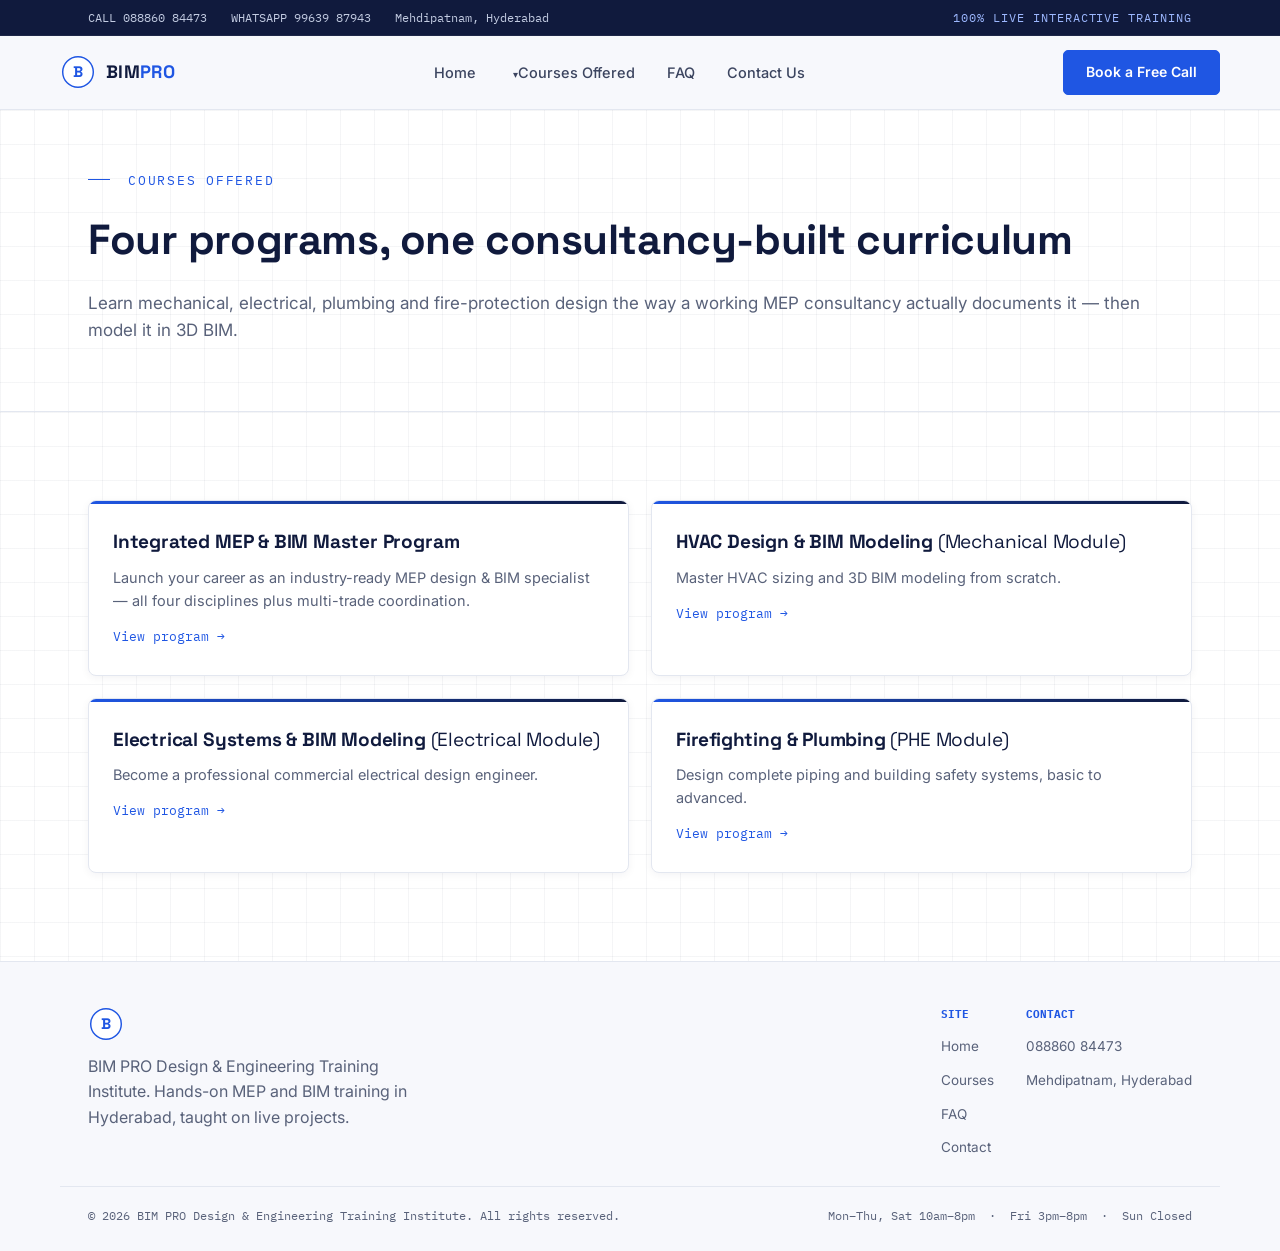
<file: courses.html>
<!DOCTYPE html>
<html lang="en">
<head>
  <meta charset="UTF-8">
  <meta name="viewport" content="width=device-width, initial-scale=1.0">
  <title>Courses — BIM PRO Design & Engineering Training Institute</title>
  <meta name="description" content="MEP and BIM courses offered by BIM PRO Design & Engineering Training Institute.">
  <link rel="stylesheet" href="assets/style.css">
</head>
<body>
  <div class="util-bar">
    <div class="wrap">
      <div class="util-left">
        <span class="util-item"><a href="tel:+918886084473">CALL 088860 84473</a></span>
        <span class="util-item"><a href="https://wa.me/919963987943" target="_blank" rel="noopener">WHATSAPP 99639 87943</a></span>
        <span class="util-item">Mehdipatnam, Hyderabad</span>
      </div>
      <div class="util-right"><span class="util-status">100% LIVE INTERACTIVE TRAINING</span></div>
    </div>
  </div>

  <nav class="site-nav">
    <div class="wrap nav-row">
      <a href="index.html" class="brand">
        <svg class="logo-mark" viewBox="0 0 40 40" fill="none" xmlns="http://www.w3.org/2000/svg" role="img" aria-label="BIM PRO logo">
          <circle cx="20" cy="20" r="17" fill="#fff" stroke="#1F56E3" stroke-width="1.6"/>
          <text x="20" y="26" text-anchor="middle" font-family="Space Grotesk, sans-serif" font-weight="700" font-size="17" fill="#1F56E3">B</text>
        </svg>
        <span class="brand-name">BIM<span>PRO</span></span>
      </a>
      <button class="nav-toggle-btn" aria-label="Toggle menu"><span></span><span></span><span></span></button>
      <ul class="nav-links">
        <li><a href="index.html">Home</a></li>
        <li class="has-dropdown">
          <a href="courses.html" aria-current="page">Courses Offered</a>
          <ul class="dropdown">
            <li><a href="course-master.html">Integrated MEP &amp; BIM Master Program</a></li>
            <li><a href="course-hvac.html">HVAC Design &amp; BIM Modeling</a></li>
            <li><a href="course-electrical.html">Electrical Systems &amp; BIM Modeling</a></li>
            <li><a href="course-fire-phe.html">Firefighting &amp; Plumbing</a></li>
          </ul>
        </li>
        <li><a href="faq.html">FAQ</a></li>
        <li><a href="contact.html">Contact Us</a></li>
      </ul>
      <a href="contact.html" class="nav-cta">Book a Free Call</a>
    </div>
  </nav>

  <header class="page-banner grid-bg">
    <div class="wrap">
      <div class="eyebrow">Courses offered</div>
      <h1>Four programs, one consultancy-built curriculum</h1>
      <p class="lede">Learn mechanical, electrical, plumbing and fire-protection design the way a working MEP consultancy actually documents it — then model it in 3D BIM.</p>
    </div>
  </header>

  <section class="grid-bg">
    <div class="wrap">
      <div class="course-index-grid">
        <a class="course-index-card" href="course-master.html">
          <h3>Integrated MEP &amp; BIM Master Program</h3>
          <p>Launch your career as an industry-ready MEP design &amp; BIM specialist — all four disciplines plus multi-trade coordination.</p>
          <span class="cta-arrow">View program &rarr;</span>
        </a>
        <a class="course-index-card" href="course-hvac.html">
          <h3>HVAC Design &amp; BIM Modeling <span style="color:var(--line-dim); font-weight:400;">(Mechanical Module)</span></h3>
          <p>Master HVAC sizing and 3D BIM modeling from scratch.</p>
          <span class="cta-arrow">View program &rarr;</span>
        </a>
        <a class="course-index-card" href="course-electrical.html">
          <h3>Electrical Systems &amp; BIM Modeling <span style="color:var(--line-dim); font-weight:400;">(Electrical Module)</span></h3>
          <p>Become a professional commercial electrical design engineer.</p>
          <span class="cta-arrow">View program &rarr;</span>
        </a>
        <a class="course-index-card" href="course-fire-phe.html">
          <h3>Firefighting &amp; Plumbing <span style="color:var(--line-dim); font-weight:400;">(PHE Module)</span></h3>
          <p>Design complete piping and building safety systems, basic to advanced.</p>
          <span class="cta-arrow">View program &rarr;</span>
        </a>
      </div>
    </div>
  </section>

  <footer>
    <div class="wrap footer-top">
      <div class="footer-brand">
        <svg class="logo-mark" viewBox="0 0 40 40" fill="none" xmlns="http://www.w3.org/2000/svg" aria-hidden="true">
          <circle cx="20" cy="20" r="17" fill="#fff" stroke="#1F56E3" stroke-width="1.6"/>
          <text x="20" y="26" text-anchor="middle" font-family="Space Grotesk, sans-serif" font-weight="700" font-size="17" fill="#1F56E3">B</text>
        </svg>
        <span>BIM PRO Design &amp; Engineering Training Institute. Hands-on MEP and BIM training in Hyderabad, taught on live projects.</span>
      </div>
      <div class="footer-links">
        <div>
          <h5>Site</h5>
          <ul>
            <li><a href="index.html">Home</a></li>
            <li><a href="courses.html">Courses</a></li>
            <li><a href="faq.html">FAQ</a></li>
            <li><a href="contact.html">Contact</a></li>
          </ul>
        </div>
        <div>
          <h5>Contact</h5>
          <ul>
            <li><a href="tel:+918886084473">088860 84473</a></li>
            <li><a href="https://www.google.com/maps/search/?api=1&query=Pillar%2354%2C%202nd%20Floor%2C%20above%20Calibre%20Clinic%2C%20Mehdipatnam%2C%20Hyderabad%2C%20Telangana%20500008" target="_blank" rel="noopener">Mehdipatnam, Hyderabad</a></li>
          </ul>
        </div>
      </div>
    </div>
    <div class="wrap footer-bottom">
      <span class="foot-note">&copy; 2026 BIM PRO Design &amp; Engineering Training Institute. All rights reserved.</span>
      <span class="foot-note">Mon&ndash;Thu, Sat 10am&ndash;8pm &nbsp;&middot;&nbsp; Fri 3pm&ndash;8pm &nbsp;&middot;&nbsp; Sun Closed</span>
    </div>
  </footer>

  <script src="assets/script.js"></script>
</body>
</html>
</file>
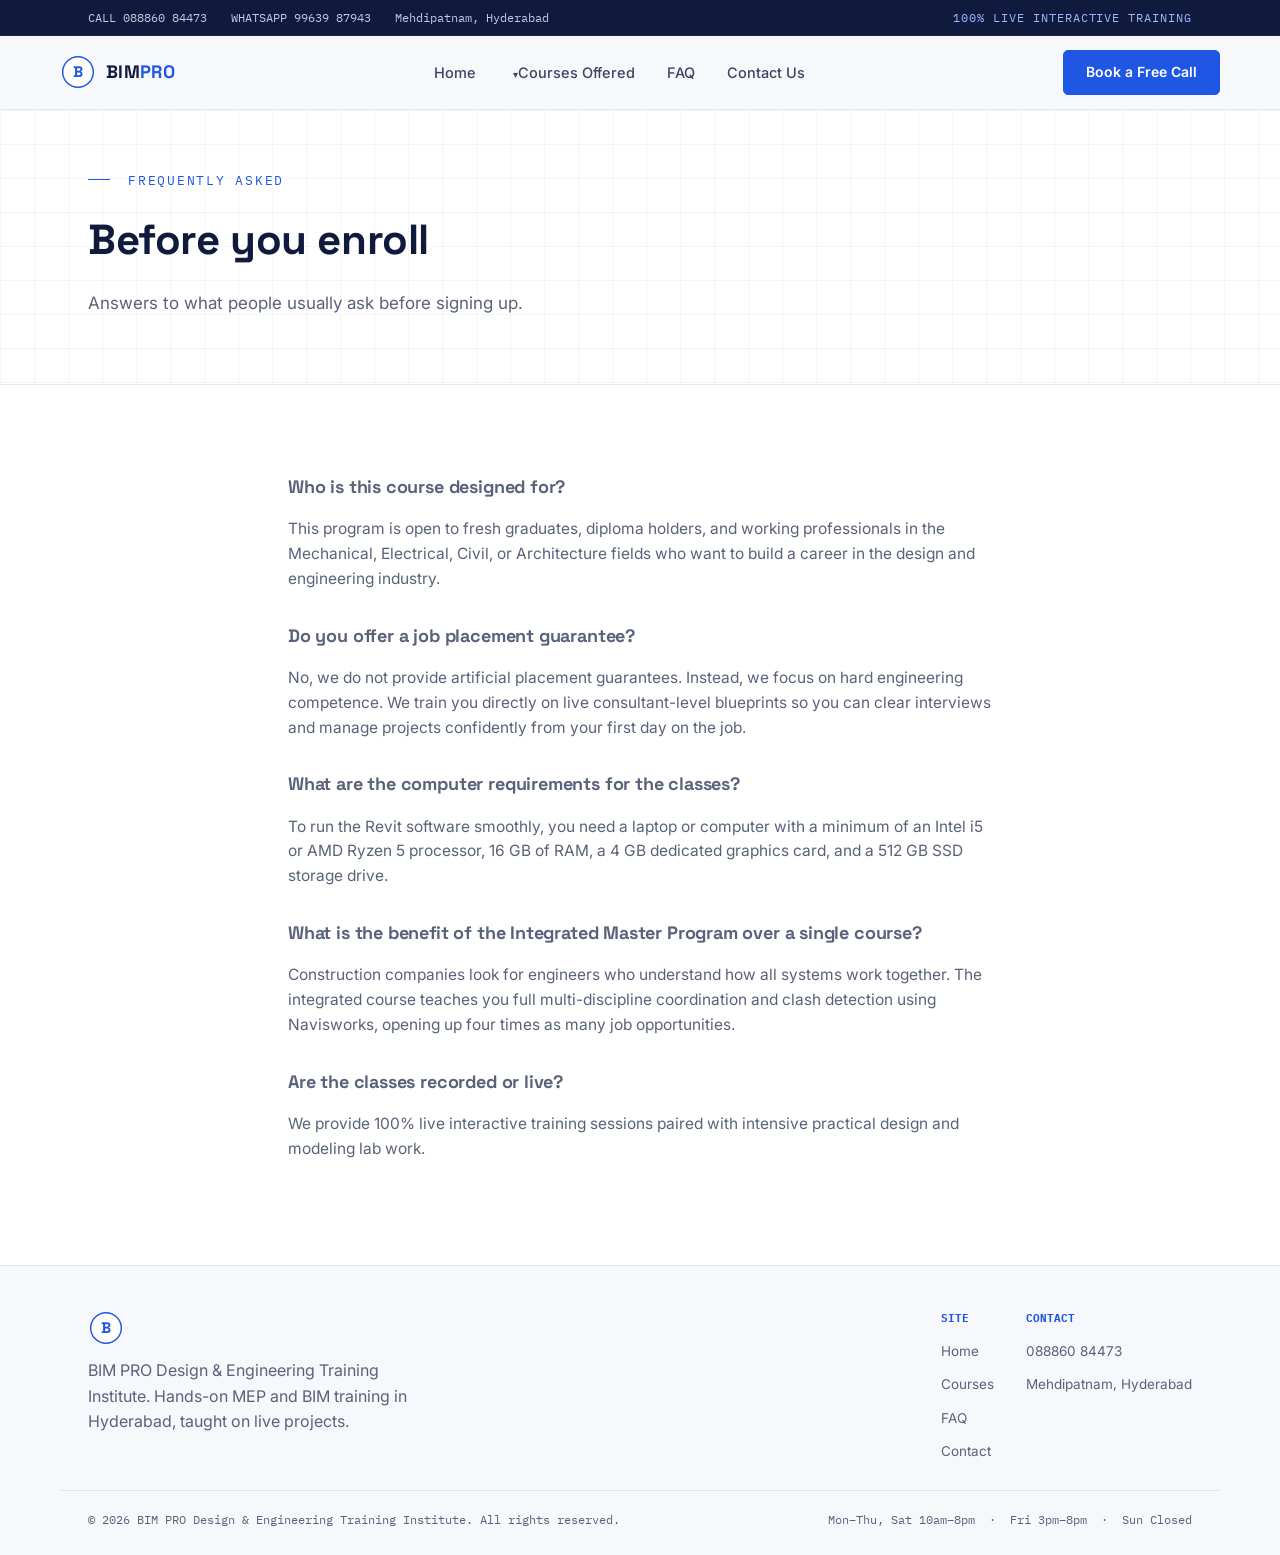
<file: faq.html>
<!DOCTYPE html>
<html lang="en">
<head>
  <meta charset="UTF-8">
  <meta name="viewport" content="width=device-width, initial-scale=1.0">
  <title>FAQ — BIM PRO Design & Engineering Training Institute</title>
  <meta name="description" content="Frequently asked questions about BIM PRO training programs.">
  <link rel="stylesheet" href="assets/style.css">
</head>
<body>
  <div class="util-bar">
    <div class="wrap">
      <div class="util-left">
        <span class="util-item"><a href="tel:+918886084473">CALL 088860 84473</a></span>
        <span class="util-item"><a href="https://wa.me/919963987943" target="_blank" rel="noopener">WHATSAPP 99639 87943</a></span>
        <span class="util-item">Mehdipatnam, Hyderabad</span>
      </div>
      <div class="util-right"><span class="util-status">100% LIVE INTERACTIVE TRAINING</span></div>
    </div>
  </div>

  <nav class="site-nav">
    <div class="wrap nav-row">
      <a href="index.html" class="brand">
        <svg class="logo-mark" viewBox="0 0 40 40" fill="none" xmlns="http://www.w3.org/2000/svg" role="img" aria-label="BIM PRO logo">
          <circle cx="20" cy="20" r="17" fill="#fff" stroke="#1F56E3" stroke-width="1.6"/>
          <text x="20" y="26" text-anchor="middle" font-family="Space Grotesk, sans-serif" font-weight="700" font-size="17" fill="#1F56E3">B</text>
        </svg>
        <span class="brand-name">BIM<span>PRO</span></span>
      </a>
      <button class="nav-toggle-btn" aria-label="Toggle menu"><span></span><span></span><span></span></button>
      <ul class="nav-links">
        <li><a href="index.html">Home</a></li>
        <li class="has-dropdown">
          <a href="courses.html">Courses Offered</a>
          <ul class="dropdown">
            <li><a href="course-master.html">Integrated MEP &amp; BIM Master Program</a></li>
            <li><a href="course-hvac.html">HVAC Design &amp; BIM Modeling</a></li>
            <li><a href="course-electrical.html">Electrical Systems &amp; BIM Modeling</a></li>
            <li><a href="course-fire-phe.html">Firefighting &amp; Plumbing</a></li>
          </ul>
        </li>
        <li><a href="faq.html" aria-current="page">FAQ</a></li>
        <li><a href="contact.html">Contact Us</a></li>
      </ul>
      <a href="contact.html" class="nav-cta">Book a Free Call</a>
    </div>
  </nav>

  <header class="page-banner grid-bg">
    <div class="wrap">
      <div class="eyebrow">Frequently asked</div>
      <h1>Before you enroll</h1>
      <p class="lede">Answers to what people usually ask before signing up.</p>
    </div>
  </header>

  <section>
    <div class="wrap" style="max-width:760px;">
      <div style="margin-bottom:30px;">
        <h3 style="font-size:18px; color:var(--line); margin-bottom:8px;">Who is this course designed for?</h3>
        <p style="color:var(--line-dim); font-size:15.5px;">This program is open to fresh graduates, diploma holders, and working professionals in the Mechanical, Electrical, Civil, or Architecture fields who want to build a career in the design and engineering industry.</p>
      </div>
      <div style="margin-bottom:30px;">
        <h3 style="font-size:18px; color:var(--line); margin-bottom:8px;">Do you offer a job placement guarantee?</h3>
        <p style="color:var(--line-dim); font-size:15.5px;">No, we do not provide artificial placement guarantees. Instead, we focus on hard engineering competence. We train you directly on live consultant-level blueprints so you can clear interviews and manage projects confidently from your first day on the job.</p>
      </div>
      <div style="margin-bottom:30px;">
        <h3 style="font-size:18px; color:var(--line); margin-bottom:8px;">What are the computer requirements for the classes?</h3>
        <p style="color:var(--line-dim); font-size:15.5px;">To run the Revit software smoothly, you need a laptop or computer with a minimum of an Intel i5 or AMD Ryzen 5 processor, 16 GB of RAM, a 4 GB dedicated graphics card, and a 512 GB SSD storage drive.</p>
      </div>
      <div style="margin-bottom:30px;">
        <h3 style="font-size:18px; color:var(--line); margin-bottom:8px;">What is the benefit of the Integrated Master Program over a single course?</h3>
        <p style="color:var(--line-dim); font-size:15.5px;">Construction companies look for engineers who understand how all systems work together. The integrated course teaches you full multi-discipline coordination and clash detection using Navisworks, opening up four times as many job opportunities.</p>
      </div>
      <div>
        <h3 style="font-size:18px; color:var(--line); margin-bottom:8px;">Are the classes recorded or live?</h3>
        <p style="color:var(--line-dim); font-size:15.5px;">We provide 100% live interactive training sessions paired with intensive practical design and modeling lab work.</p>
      </div>
    </div>
  </section>

  <footer>
    <div class="wrap footer-top">
      <div class="footer-brand">
        <svg class="logo-mark" viewBox="0 0 40 40" fill="none" xmlns="http://www.w3.org/2000/svg" aria-hidden="true">
          <circle cx="20" cy="20" r="17" fill="#fff" stroke="#1F56E3" stroke-width="1.6"/>
          <text x="20" y="26" text-anchor="middle" font-family="Space Grotesk, sans-serif" font-weight="700" font-size="17" fill="#1F56E3">B</text>
        </svg>
        <span>BIM PRO Design &amp; Engineering Training Institute. Hands-on MEP and BIM training in Hyderabad, taught on live projects.</span>
      </div>
      <div class="footer-links">
        <div>
          <h5>Site</h5>
          <ul>
            <li><a href="index.html">Home</a></li>
            <li><a href="courses.html">Courses</a></li>
            <li><a href="faq.html">FAQ</a></li>
            <li><a href="contact.html">Contact</a></li>
          </ul>
        </div>
        <div>
          <h5>Contact</h5>
          <ul>
            <li><a href="tel:+918886084473">088860 84473</a></li>
            <li><a href="https://www.google.com/maps/search/?api=1&query=Pillar%2354%2C%202nd%20Floor%2C%20above%20Calibre%20Clinic%2C%20Mehdipatnam%2C%20Hyderabad%2C%20Telangana%20500008" target="_blank" rel="noopener">Mehdipatnam, Hyderabad</a></li>
          </ul>
        </div>
      </div>
    </div>
    <div class="wrap footer-bottom">
      <span class="foot-note">&copy; 2026 BIM PRO Design &amp; Engineering Training Institute. All rights reserved.</span>
      <span class="foot-note">Mon&ndash;Thu, Sat 10am&ndash;8pm &nbsp;&middot;&nbsp; Fri 3pm&ndash;8pm &nbsp;&middot;&nbsp; Sun Closed</span>
    </div>
  </footer>

  <script src="assets/script.js"></script>
</body>
</html>
</file>
<file: assets/style.css>
@import url('https://fonts.googleapis.com/css2?family=Space+Grotesk:wght@500;600;700&family=Inter:wght@400;500;600;700&family=IBM+Plex+Mono:wght@400;500;600&display=swap');

:root{
  --navy:#101A3D;
  --navy-soft:#3C4560;
  --blue:#1F56E3;
  --blue-dark:#173F9E;
  --blue-soft:#9DB8FF;
  --body:#59627A;
  --bg:#FFFFFF;
  --nav-bg:#F7F8FC;
  --border:#E3E7F0;
  --placeholder-a:#E7ECF6;
  --placeholder-b:#EFF3FA;
  --font-display:'Space Grotesk', sans-serif;
  --font-body:'Inter', sans-serif;
  --font-mono:'IBM Plex Mono', monospace;
  --radius:5px;
}

*{box-sizing:border-box;}
html{scroll-behavior:smooth;}
@media (prefers-reduced-motion: reduce){
  html{scroll-behavior:auto;}
  *{animation-duration:0.01ms !important; animation-iteration-count:1 !important; transition-duration:0.01ms !important;}
}

body{
  margin:0;
  background:var(--bg);
  color:var(--body);
  font-family:var(--font-body);
  line-height:1.6;
  -webkit-font-smoothing:antialiased;
}

a{color:inherit;}
img,svg{display:block; max-width:100%;}

.grid-bg{
  background-image:
    linear-gradient(rgba(16,26,61,0.045) 1px, transparent 1px),
    linear-gradient(90deg, rgba(16,26,61,0.045) 1px, transparent 1px);
  background-size:34px 34px;
}

.wrap{
  max-width:1160px;
  margin:0 auto;
  padding:0 28px;
}

h1,h2,h3{
  font-family:var(--font-display);
  font-weight:700;
  margin:0;
  color:var(--navy);
  letter-spacing:-0.01em;
}

.eyebrow{
  font-family:var(--font-mono);
  font-size:12.5px;
  letter-spacing:0.14em;
  text-transform:uppercase;
  color:var(--blue);
  display:flex;
  gap:18px;
  align-items:center;
  flex-wrap:wrap;
}
.eyebrow::before{
  content:"";
  width:22px;
  height:1px;
  background:var(--blue);
  display:inline-block;
}

a:focus-visible, button:focus-visible, label:focus-visible{
  outline:2px solid var(--blue);
  outline-offset:3px;
}

.util-bar{
  background:var(--navy);
  border-bottom:1px solid rgba(255,255,255,0.06);
  font-family:var(--font-mono);
  font-size:12px;
  color:#C3CCE2;
}
.util-bar .wrap{
  display:flex;
  justify-content:space-between;
  align-items:center;
  padding:8px 28px;
  gap:20px;
  flex-wrap:wrap;
}
.util-bar a{
  color:#C3CCE2;
  text-decoration:none;
}
.util-bar a:hover{color:#fff;}
.util-left{display:flex; gap:24px; flex-wrap:wrap;}
.util-item{display:inline-flex; align-items:center; gap:7px;}
.util-item svg{width:13px; height:13px; flex-shrink:0;}
.util-status{color:var(--blue-soft); letter-spacing:0.08em;}
@media (max-width:720px){.util-right{display:none;}}

.site-nav{
  position:sticky;
  top:0;
  z-index:50;
  background:rgba(247,248,252,0.96);
  backdrop-filter:blur(6px);
  border-bottom:1px solid var(--border);
}
.nav-row{
  display:flex;
  align-items:center;
  justify-content:space-between;
  padding:14px 0;
  position:relative;
}
.brand{
  display:flex;
  align-items:center;
  gap:10px;
  text-decoration:none;
}
.brand-name{
  font-family:var(--font-display);
  font-weight:700;
  font-size:18px;
  letter-spacing:0.02em;
  color:var(--navy);
}
.brand-name span{color:var(--blue);}

.nav-links{
  display:flex;
  gap:32px;
  list-style:none;
  margin:0;
  padding:0;
}
.nav-links > li{position:relative;}
.nav-links a{
  text-decoration:none;
  font-size:14.5px;
  font-weight:500;
  color:var(--navy-soft);
  position:relative;
  padding:4px 0;
  transition:color 0.15s ease;
}
.nav-links a:hover{color:var(--blue);}
.nav-links a::after{
  content:"";
  position:absolute;
  left:0; right:0; bottom:-2px;
  height:2px;
  background:var(--blue);
  transform:scaleX(0);
  transform-origin:left;
  transition:transform 0.2s ease;
}
.nav-links a:hover::after{transform:scaleX(1);}

.has-dropdown > a::before{
  content:"▾";
  display:inline-block;
  margin-left:5px;
  font-size:10px;
  color:var(--navy-soft);
}
.dropdown{
  list-style:none;
  margin:0;
  padding:8px;
  position:absolute;
  top:100%;
  left:0;
  min-width:280px;
  background:#fff;
  border:1px solid var(--border);
  border-radius:6px;
  box-shadow:0 14px 28px rgba(16,26,61,0.14);
  opacity:0;
  visibility:hidden;
  transform:translateY(6px);
  transition:opacity 0.15s ease, transform 0.15s ease, visibility 0.15s ease;
  z-index:60;
}
.has-dropdown:hover .dropdown,
.has-dropdown:focus-within .dropdown{
  opacity:1; visibility:visible; transform:translateY(0);
}
.dropdown li{margin:0;}
.dropdown a{
  display:block;
  padding:10px 12px;
  font-size:13.5px;
  color:var(--navy-soft);
  border-radius:4px;
}
.dropdown a:hover{background:rgba(31,86,227,0.06); color:var(--blue);}
.dropdown a::after{display:none;}

.nav-cta{
  font-family:var(--font-body);
  font-size:14px;
  font-weight:600;
  color:#fff;
  background:var(--blue);
  padding:10px 22px;
  border-radius:var(--radius);
  text-decoration:none;
  border:1px solid var(--blue);
  white-space:nowrap;
  transition:background 0.15s ease, border-color 0.15s ease;
}
.nav-cta:hover{background:var(--blue-dark); border-color:var(--blue-dark);}

.nav-toggle-btn{display:none;}

@media (max-width:820px){
  .nav-links{
    position:absolute;
    top:100%; left:0; right:0;
    background:#fff;
    flex-direction:column;
    gap:0;
    max-height:0;
    overflow:hidden;
    border-bottom:1px solid var(--border);
    box-shadow:0 14px 28px rgba(16,26,61,0.1);
    transition:max-height 0.25s ease;
  }
  .nav-links a{padding:16px 28px; display:block;}
  .nav-links a::after{display:none;}
  .nav-links.is-open{max-height:520px; overflow-y:auto;}
  .has-dropdown > a::before{float:right;}
  .dropdown{
    position:static;
    opacity:1; visibility:visible; transform:none;
    box-shadow:none;
    border:none;
    border-radius:0;
    background:var(--nav-bg);
    margin:0 0 0 14px;
    padding:0;
  }
  .dropdown a{padding:12px 28px; font-size:13.5px;}
  .nav-toggle-btn{
    display:flex;
    flex-direction:column;
    gap:5px;
    width:26px;
    cursor:pointer;
    background:none;
    border:none;
  }
  .nav-toggle-btn span{height:2px; background:var(--navy); display:block;}
  .nav-cta{display:none;}
}

.logo-mark{width:36px; height:36px; flex-shrink:0;}
.logo-mark-lg{width:56px; height:56px;}

.hero{
  padding:64px 0 84px;
  position:relative;
  overflow:hidden;
}
.hero .wrap{
  display:grid;
  grid-template-columns:1.05fr 0.95fr;
  gap:56px;
  align-items:center;
}
.hero h1{
  font-size:clamp(34px, 4.6vw, 52px);
  line-height:1.1;
  margin:20px 0 20px;
}
.hero h1 em{font-style:normal;}
.hero .lede{
  max-width:640px;
  font-size:22px;
  line-height:1.45;
  color:var(--body);
}
.btn-row{display:flex; gap:16px; flex-wrap:wrap; margin-top:28px;}
.btn{
  font-size:14.5px;
  font-weight:600;
  text-decoration:none;
  padding:13px 26px;
  border-radius:var(--radius);
  display:inline-flex;
  align-items:center;
  justify-content:center;
  min-height:48px;
}
.btn-primary{
  background:var(--blue);
  color:#fff;
  border:1px solid var(--blue);
}
.btn-ghost{
  border:1px solid var(--border);
  color:var(--navy);
  background:#fff;
}

.hero-art{
  position:relative;
}

.hero-art-card{
  position:relative;
  border:1px solid var(--border);
  border-radius:10px;
  overflow:hidden;
  background:rgba(255,255,255,0.8);
  box-shadow:0 18px 32px rgba(16,26,61,0.08);
  min-height:360px;
}
.hero-art-card::after{
  content:"";
  position:absolute;
  inset:0;
  background:linear-gradient(135deg, rgba(255,255,255,0.20), rgba(31,86,227,0.04));
}
.hero-art-card img{
  display:block;
  width:100%;
  height:100%;
  min-height:360px;
  object-fit:cover;
  filter:saturate(0.9) contrast(1.02);
}
.hero-art-placeholder{display:none;}
.hero-art-captions{
  display:flex;
  justify-content:space-between;
  margin-top:10px;
  font-family:var(--font-mono);
  font-size:11px;
  color:var(--body);
  letter-spacing:0.06em;
  text-transform:uppercase;
}

.dim-divider{padding-top:18px;}
.dim-divider .wrap{
  display:grid;
  grid-template-columns:1fr auto 1fr;
  align-items:center;
  gap:18px;
}
.dim-line{
  height:1px;
  background:linear-gradient(90deg, transparent, rgba(16,26,61,0.15), transparent);
}
.dim-label{
  font-family:var(--font-mono);
  font-size:12px;
  letter-spacing:0.18em;
  text-transform:uppercase;
  color:var(--navy-soft);
  white-space:nowrap;
}

.about .wrap{
  display:grid;
  grid-template-columns:1fr 1fr;
  gap:64px;
  align-items:center;
}
.about-copy p,
section p{
  color:var(--body);
  font-size:15.5px;
}
.about-disciplines{
  margin-top:20px;
  display:flex;
  flex-wrap:wrap;
  gap:10px;
}
.chip{
  font-family:var(--font-mono);
  font-size:12.5px;
  color:var(--blue);
  border:1px solid rgba(31,86,227,0.3);
  background:rgba(31,86,227,0.05);
  padding:6px 12px;
  border-radius:var(--radius);
}
section{padding:88px 0;}
.section-head{max-width:640px; margin-bottom:52px;}
.section-head h2{font-size:clamp(26px, 3vw, 36px); margin-top:16px;}

.course-index-grid{
  display:grid;
  grid-template-columns:repeat(2, 1fr);
  gap:22px;
}
.course-index-card{
  background:#fff;
  border:1px solid var(--border);
  border-radius:8px;
  padding:26px 24px;
  text-decoration:none;
  display:block;
  position:relative;
  overflow:hidden;
  box-shadow:0 2px 8px rgba(16,26,61,0.05);
}
.course-index-card:before{
  content:"";
  position:absolute;
  top:0; left:0; right:0;
  height:3px;
  background:linear-gradient(90deg, var(--blue), var(--navy));
}
.course-index-card h3{font-size:19px; margin-bottom:8px;}
.course-index-card p{font-size:14.5px; margin:0;}
.cta-arrow{
  color:var(--blue);
  font-family:var(--font-mono);
  font-size:12.5px;
  margin-top:14px;
  display:inline-block;
}

.page-banner{
  padding:60px 0 50px;
  border-bottom:1px solid var(--border);
}
.page-banner h1{font-size:clamp(28px,4vw,42px); margin:16px 0 14px;}
.page-banner .lede{font-size:17px; color:var(--body);}
.breadcrumb{
  font-family:var(--font-mono);
  font-size:12px;
  margin-bottom:10px;
}
.breadcrumb a{text-decoration:none; color:var(--blue);}

.contact{background:var(--nav-bg);}
.contact .wrap{
  display:grid;
  grid-template-columns:1fr 1fr;
  gap:60px;
}
.contact-info{padding-right:10px;}
.info-row{
  display:flex;
  gap:16px;
  margin-bottom:26px;
}
.info-icon{width:32px; height:32px; margin-top:4px; fill:none; flex-shrink:0;}
.info-row h4,
.hours-stamp h4{
  font-family:var(--font-mono);
  font-size:12px;
  letter-spacing:0.1em;
  text-transform:uppercase;
  color:var(--blue);
  margin:0 0 6px;
}
.info-row p{margin:0; color:var(--navy);}
.info-row a{color:var(--blue); text-decoration:none;}
.hours-stamp{
  background:#fff;
  border:1px solid var(--border);
  border-radius:var(--radius);
  padding:24px 26px;
  box-shadow:0 2px 8px rgba(16,26,61,0.05);
}
.hours-table{width:100%; border-collapse:collapse; font-size:14.5px;}
.hours-table td{padding:7px 0; border-bottom:1px dashed var(--border);}
.hours-table td:last-child{text-align:right; font-family:var(--font-mono); color:var(--navy);}
.closed{color:#B0475E!important;}

.faq-item{margin-bottom:30px;}
.faq-item h3{font-size:18px; margin-bottom:8px;}

footer{
  border-top:1px solid var(--border);
  background:var(--nav-bg);
  padding:44px 0 26px;
}
.footer-top{
  display:flex;
  justify-content:space-between;
  align-items:flex-start;
  flex-wrap:wrap;
  gap:28px;
  padding-bottom:26px;
  border-bottom:1px solid var(--border);
}
.footer-brand{max-width:340px;}
.footer-brand .logo-mark{margin-bottom:12px;}
.footer-links{display:flex; gap:32px;}
.footer-links h5{
  font-family:var(--font-mono);
  font-size:11px;
  text-transform:uppercase;
  color:var(--blue);
  margin:0 0 10px;
}
.footer-links ul{
  list-style:none;
  margin:0;
  padding:0;
  display:flex;
  flex-direction:column;
  gap:8px;
}
.footer-links a{font-size:13.5px; text-decoration:none;}
.footer-bottom{
  display:flex;
  justify-content:space-between;
  flex-wrap:wrap;
  gap:12px;
  padding-top:20px;
}
.foot-note{
  font-family:var(--font-mono);
  font-size:11.5px;
}

@media(max-width:900px){
  .hero .wrap,
  .about .wrap,
  .contact .wrap{grid-template-columns:1fr;}
  .hero-art{order:-1; max-width:340px; margin:auto;}
}

@media(max-width:720px){
  .course-index-grid{grid-template-columns:1fr;}
  .hero .lede{font-size:18px;}
  .footer-links{width:100%; justify-content:space-between;}
}
</file>
